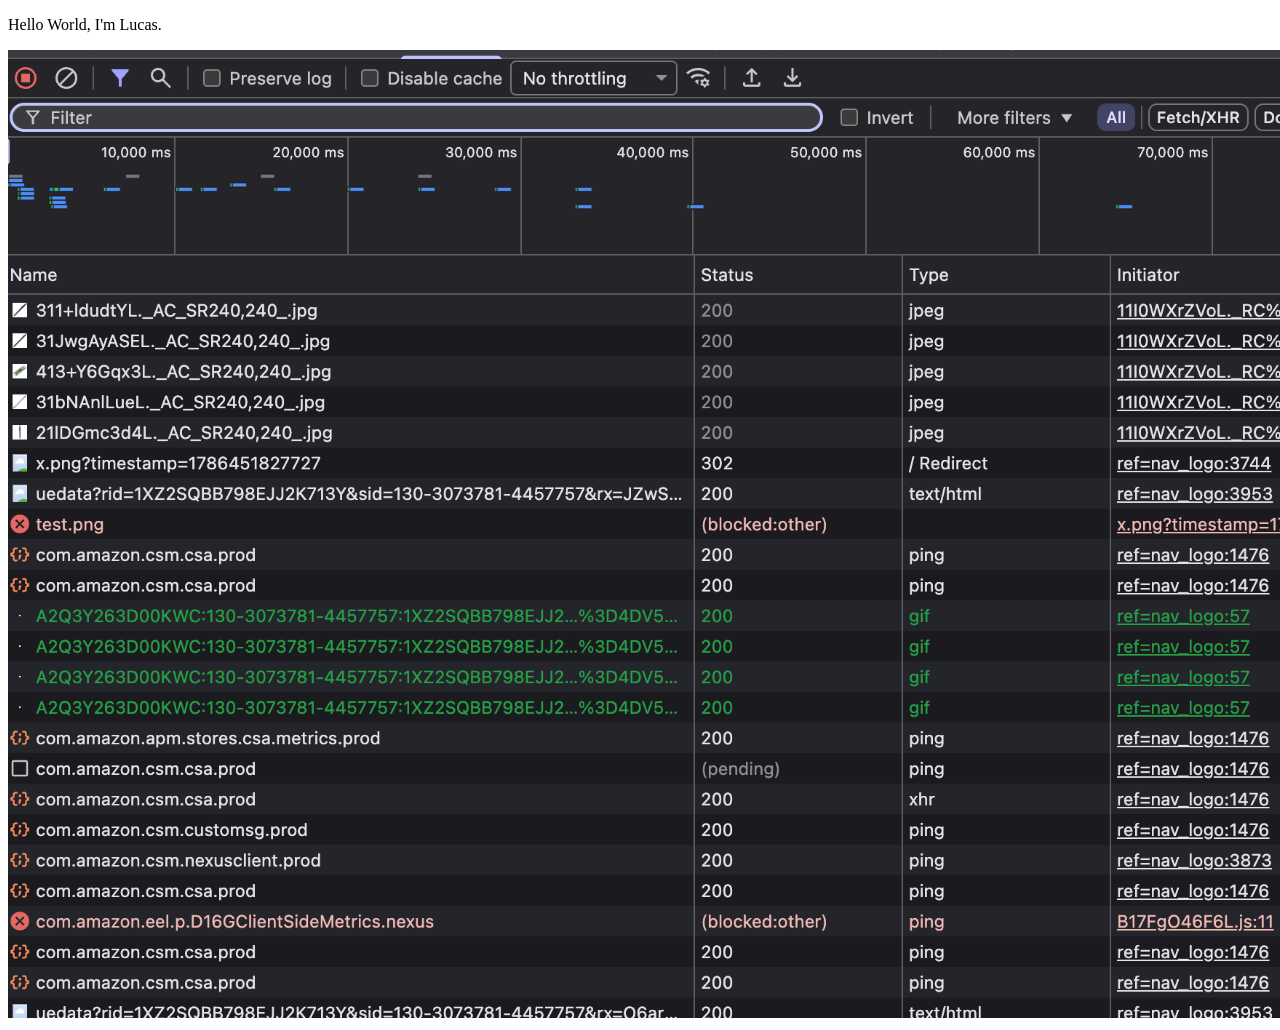
<file: 2_Periodo/Desenvolvimento_de_Interfaces_Web/html-semana1,2/index.html>
<!DOCTYPE html>
<html lang="en">
<head>
  <meta charset="UTF-8">
  <meta name="viewport" content="width=device-width, initial-scale=1.0">
  <title>Document</title>
</head>

<body>
 
  <p class="palavra1" >Hello World, I'm Lucas.</p>
  <img src="image.png">

</body>

</html>
</file>
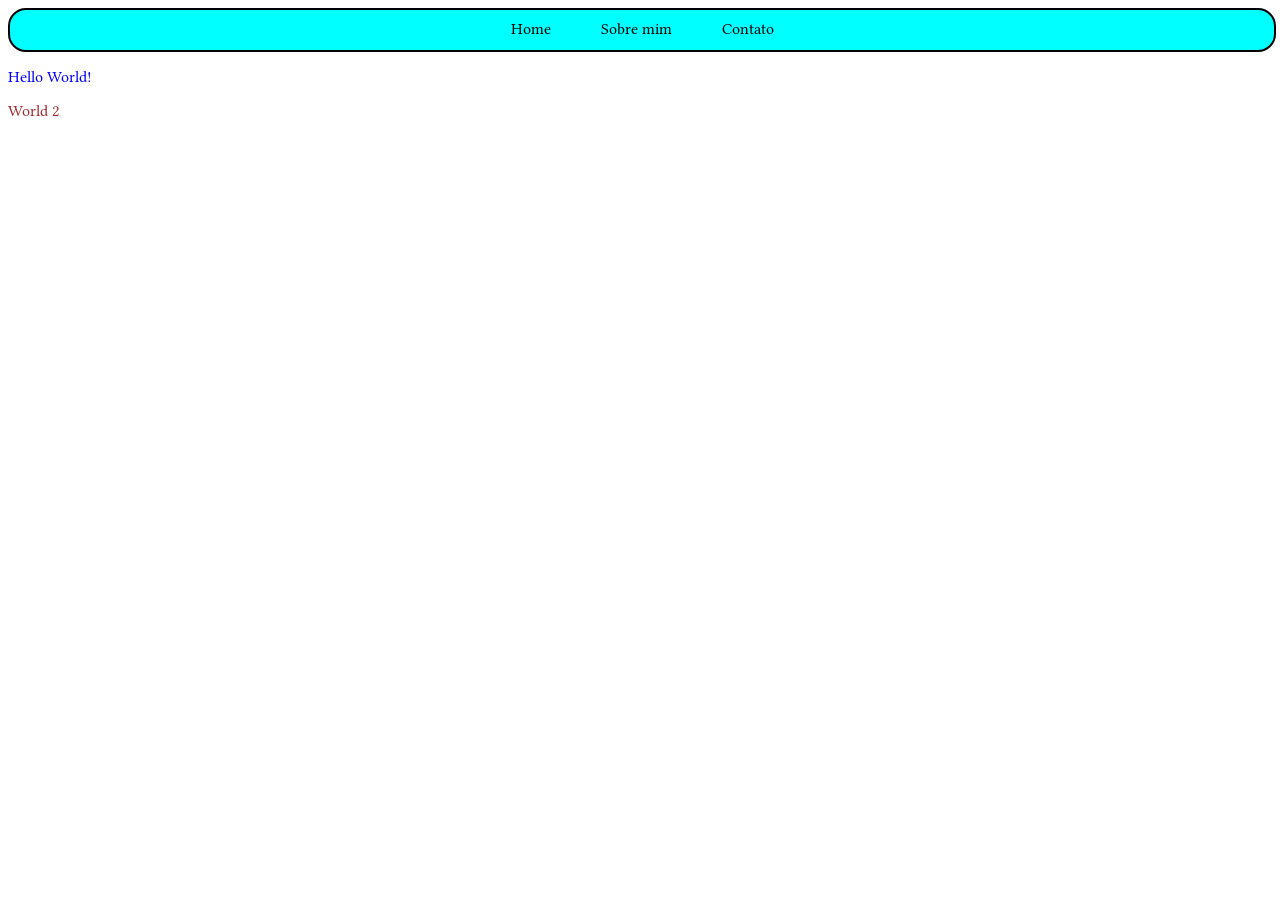
<file: 2_Periodo/Desenvolvimento_de_Interfaces_Web/testes+comandos/index.html>
<!--para comecar dar uma ! e um enter.--> 
<!DOCTYPE html>
<html lang="en">
<head>
  <meta charset="UTF-8">
  <meta name="viewport" content="width=device-width, initial-scale=1.0">
  <title>Document</title>
<!--para usar o css precisar usar link e enter-->
<link rel="preconnect" href="https://fonts.googleapis.com">
<link rel="preconnect" href="https://fonts.gstatic.com" crossorigin>
<link href="https://fonts.googleapis.com/css2?family=Bitcount+Prop+Single:wght@100..900&family=Libertinus+Math&display=swap" rel="stylesheet">
  <link rel="stylesheet" href="style.css">
</head>

<header>
  <div class="sidebar"> 
    <a class="sidebar-texto" href="">Home</a> 
    <a class="sidebar-texto" href="">Sobre mim</a> 
    <a class="sidebar-texto" href="https://github.com/lucascoelho74">Contato</a>
  </div>
</header>

<body>
  <!--dar um p e enter ( cria texto )--> 
  <p class="palavra1" >Hello World!</p>
  <p class="palavra2" >World 2</p>
</body>

<footer>
  <div>

  </div>
</footer>

</html>

<a href=""></a>
</file>
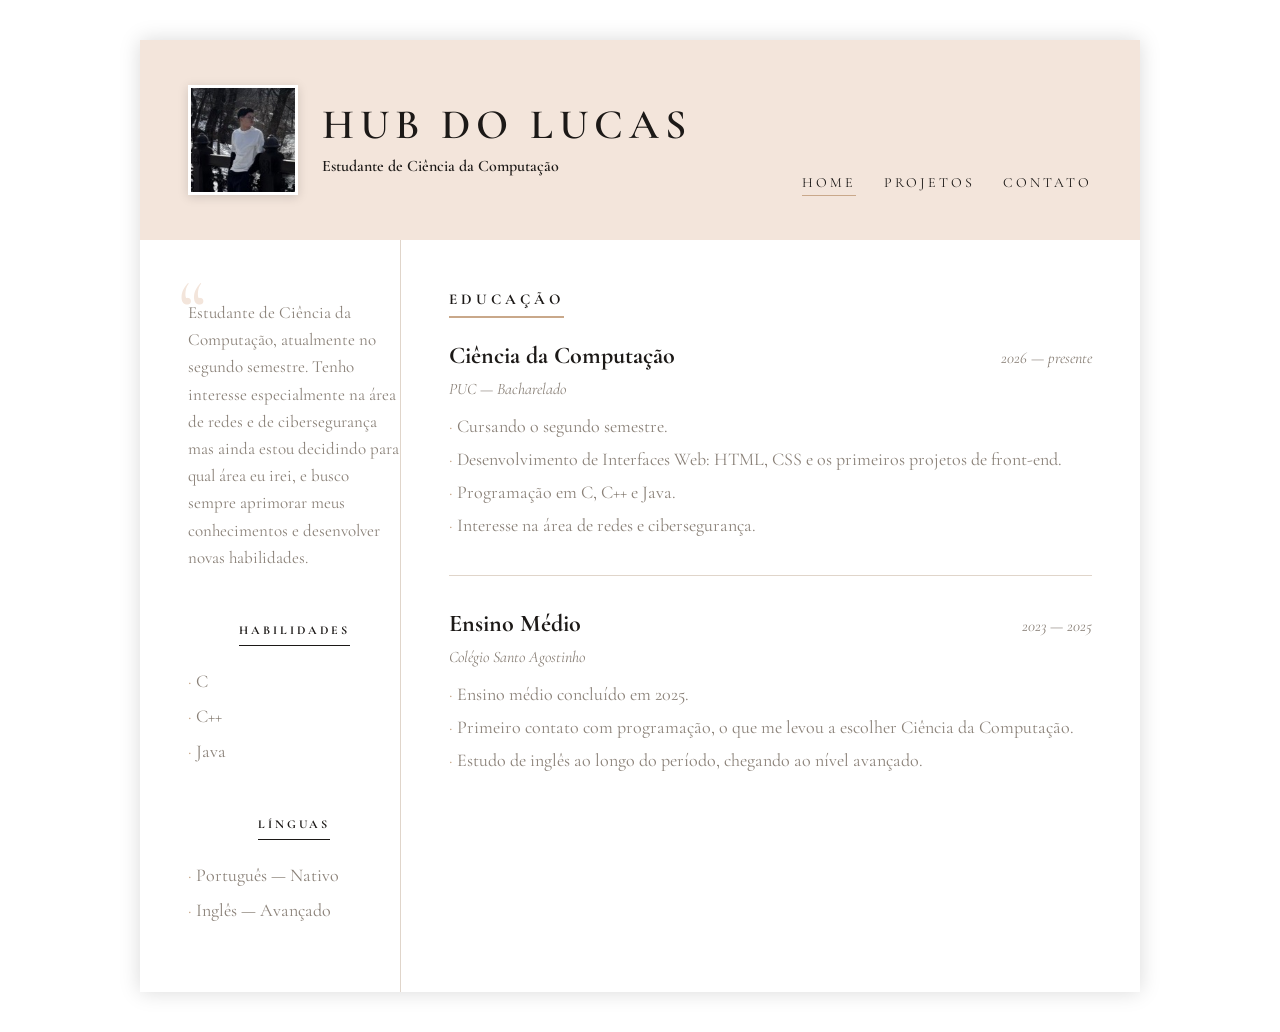
<file: 2_Periodo/Desenvolvimento_de_Interfaces_Web/html-semana3/public/index.html>
<!DOCTYPE html>
<html lang="pt-BR">
<head>
  <meta charset="UTF-8">
  <meta name="viewport" content="width=device-width, initial-scale=1.0">
  <title>Hub do Lucas</title>
  <link href="https://fonts.googleapis.com/css2?family=Cormorant+Garamond:ital,wght@0,400;0,600;0,700;1,400&display=swap" rel="stylesheet">
  <link rel="stylesheet" href="style.css">
</head>
<body>

  <!-- Cabeçalho: foto, nome e menu -->
  <header>
    <div class="identidade">
      <img src="perfil.jpg" alt="Foto de Lucas Coelho" class="foto-perfil">
      <div>
        <h1>Hub do Lucas</h1>
        <p>Estudante de Ciência da Computação</p>
      </div>
    </div>

    <nav class="menuprincipal">
      <ul>
        <li><a href="index.html" class="ativo">Home</a></li>
        <li><a href="projetos.html">Projetos</a></li>
        <li><a href="https://www.linkedin.com/in/luc4s-coelho/">Contato</a></li>
      </ul>
    </nav>
  </header>

  <!-- Coluna da esquerda: apresentação e listas -->
  <aside>
    <p class="apresentacao">Estudante de Ciência da Computação, atualmente no
      segundo semestre. Tenho interesse especialmente na área de redes e de
      cibersegurança mas ainda estou decidindo para qual área eu irei, e busco
      sempre aprimorar meus conhecimentos e desenvolver novas habilidades.</p>

    <div class="caixa-lista">
      <h3>Habilidades</h3>
      <ul>
        <li>C</li>
        <li>C++</li>
        <li>Java</li>
      </ul>
    </div>

    <div class="caixa-lista">
      <h3>Línguas</h3>
      <ul>
        <li>Português — Nativo</li>
        <li>Inglês — Avançado</li>
      </ul>
    </div>
  </aside>

  <!-- Coluna da direita: conteúdo principal -->
  <main>
    <h2>Educação</h2>

    <article class="caixa-item">
      <div class="linha-topo">
        <h3 class="titulo">Ciência da Computação</h3>
        <span class="data">2026 — presente</span>
      </div>
      <h4 class="subtitulo">
        <span>PUC</span> —
        <span>Bacharelado</span>
      </h4>
      <ul class="detalhes">
        <li>Cursando o segundo semestre.</li>
        <li>Desenvolvimento de Interfaces Web: HTML, CSS e os primeiros
          projetos de front-end.</li>
        <li>Programação em C, C++ e Java.</li>
        <li>Interesse na área de redes e cibersegurança.</li>
      </ul>
    </article>

    <article class="caixa-item">
      <div class="linha-topo">
        <h3 class="titulo">Ensino Médio</h3>
        <span class="data">2023 — 2025</span>
      </div>
      <h4 class="subtitulo">
        <span>Colégio Santo Agostinho</span>
      </h4>
      <ul class="detalhes">
        <li>Ensino médio concluído em 2025.</li>
        <li>Primeiro contato com programação, o que me levou a escolher
          Ciência da Computação.</li>
        <li>Estudo de inglês ao longo do período, chegando ao nível avançado.</li>
      </ul>
    </article>
  </main>

</body>
</html>
</file>
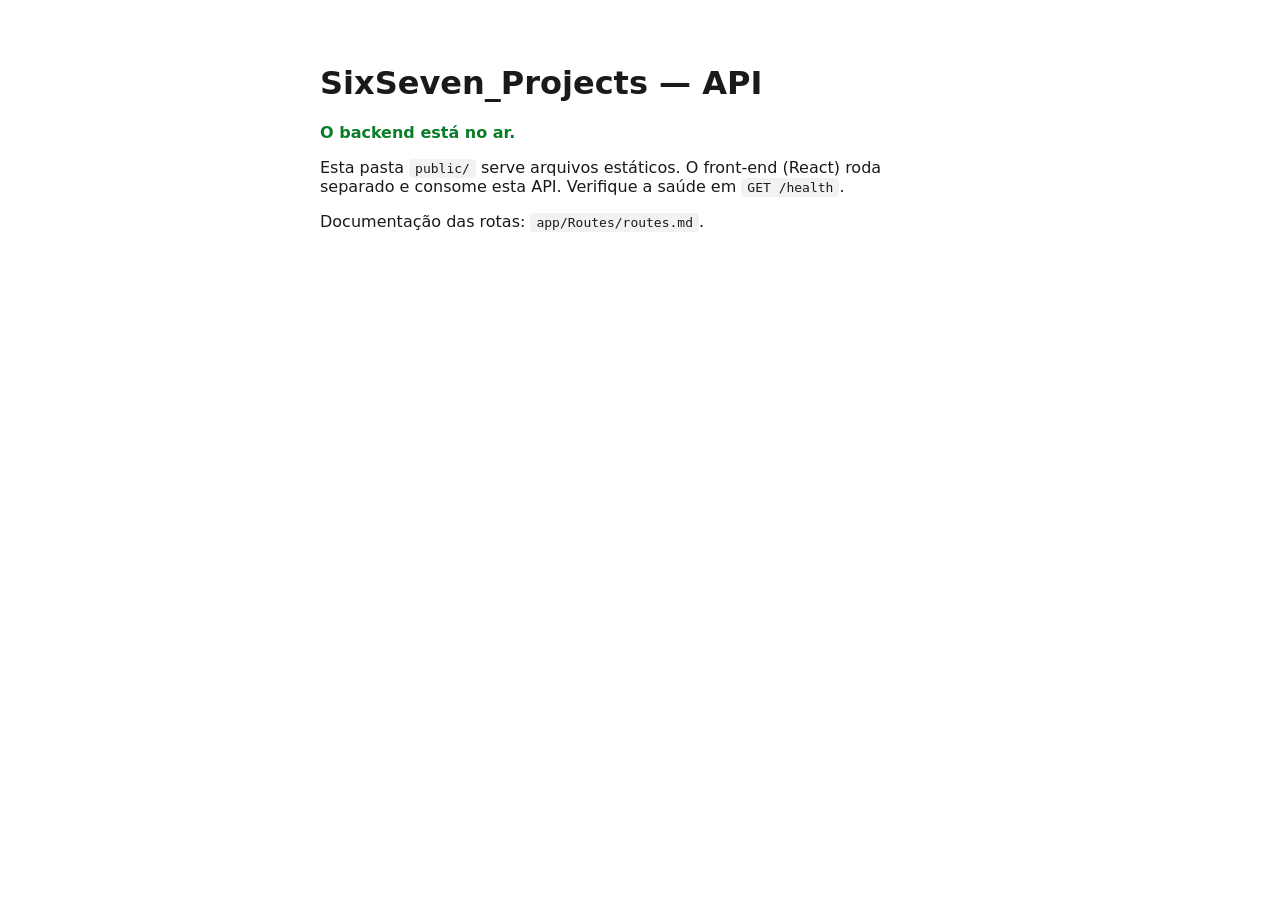
<file: 1_Periodo/Trabalho_Interdisciplinar_1/SMRE/backend/public/index.html>
<!doctype html>
<html lang="pt-br">
<head>
  <meta charset="utf-8">
  <title>SixSeven_Projects API</title>
  <meta name="viewport" content="width=device-width, initial-scale=1">
  <style>
    body{font-family:system-ui,Segoe UI,Roboto,sans-serif;max-width:640px;margin:64px auto;padding:0 16px;color:#1a1a1a}
    code{background:#f2f2f2;padding:2px 6px;border-radius:4px}
    .ok{color:#0a7d28;font-weight:600}
  </style>
</head>
<body>
  <h1>SixSeven_Projects — API</h1>
  <p class="ok">O backend está no ar.</p>
  <p>Esta pasta <code>public/</code> serve arquivos estáticos. O front-end
     (React) roda separado e consome esta API. Verifique a saúde em
     <code>GET /health</code>.</p>
  <p>Documentação das rotas: <code>app/Routes/routes.md</code>.</p>
</body>
</html>
</file>
<file: 2_Periodo/Desenvolvimento_de_Interfaces_Web/testes+comandos/style.css>
/* 
p {
  color: blue;
} 
*/
* {
  font-family: "Libertinus Math", system-ui;
  font-weight: 400;
  font-style: normal;
}

.palavra1{
  color: blue;
}
.palavra2{
  color:brown;
}

.sidebar{
  display: flex;
  background-color: aqua;
  height: 40px;
  width: 100%;
  justify-content: center;
  border: 2px black solid;
  border-radius: 18px;
  gap: 30px;
}
.sidebar-texto{
  text-decoration: none;
  padding: 10px;
  color: black;
}
</file>
<file: 2_Periodo/Desenvolvimento_de_Interfaces_Web/html-semana3/public/style.css>
* {
    margin: 0;
    padding: 0;
    box-sizing: border-box;
}

body {
    max-width: 1000px;
    margin: 40px auto;
    background-color: #fff;
    box-shadow: 0 0 20px rgba(0,0,0,0.15);
    font-family: 'Cormorant Garamond', Georgia, serif;
    font-size: 18px;
    line-height: 1.5;
    color: #8a8178;

    display: grid;
    grid-template-columns: 260px 1fr;
    grid-template-areas:
        "cabecalho cabecalho"
        "lateral   principal";
}

/* ---------- topo ---------- */

header {
    grid-area: cabecalho;
    background-color: #f3e5db;
    padding: 45px 48px;
    display: flex;
    flex-wrap: wrap;
    justify-content: space-between;
    align-items: flex-end;
    gap: 20px;
}

.identidade {
    display: flex;
    align-items: center;
    gap: 24px;
}

.foto-perfil {
    display: block;
    width: 110px;
    height: 110px;
    object-fit: cover;
    object-position: center 30%;   /* puxa o enquadramento pro rosto */
    border: 3px solid #fff;
    box-shadow: 0 2px 10px rgba(0,0,0,0.15);
    flex-shrink: 0;
}

h1 {
    font-size: 42px;
    font-weight: 600;
    letter-spacing: 6px;
    text-transform: uppercase;
    line-height: 1.1;
    color: #1c1917;
}

header p {
    font-size: 16px;
    font-weight: 600;
    color: #1c1917;
    margin-top: 5px;
}

.menuprincipal ul {
    list-style: none;
    display: flex;
    gap: 28px;
}

.menuprincipal a {
    text-decoration: none;
    text-transform: uppercase;
    font-size: 14px;
    letter-spacing: 3px;
    color: #1c1917;
    padding-bottom: 4px;
}

.menuprincipal a:hover,
.menuprincipal a.ativo {
    border-bottom: 1px solid #c9a88a;
}

/* ---------- coluna da esquerda ---------- */

aside {
    grid-area: lateral;
    padding: 45px 0 60px 48px;
}

/* o fit-content faz o risquinho parar no fim do texto,
   e o margin auto centraliza o titulo na coluna */
aside h3 {
    width: fit-content;
    margin: 0 auto 22px;
    font-size: 12px;
    font-weight: 700;
    letter-spacing: 3px;
    text-transform: uppercase;
    color: #1c1917;
    border-bottom: 1px solid #1c1917;
    padding-bottom: 6px;
}

.apresentacao {
    position: relative;
    font-size: 17px;
    line-height: 1.6;
    padding-top: 14px;
    margin-bottom: 50px;
}

/* aspas grandes decorativas atras do inicio do texto */
.apresentacao:before {
    content: "\201C";
    position: absolute;
    top: -18px;
    left: -10px;
    font-size: 85px;
    line-height: 1;
    color: #f3e5db;
}

.caixa-lista + .caixa-lista {
    margin-top: 50px;
}

.caixa-lista ul {
    list-style: none;
}

.caixa-lista li {
    margin-bottom: 8px;
}

/* ---------- coluna da direita ---------- */

main {
    grid-area: principal;
    padding: 45px 48px 60px;
    border-left: 1px solid #e0d5ca;
}

h2 {
    display: inline-block;   /* pra risquinho parar no fim do texto */
    font-size: 15px;
    font-weight: 700;
    letter-spacing: 4px;
    text-transform: uppercase;
    color: #1c1917;
    border-bottom: 2px solid #c9a88a;
    padding-bottom: 5px;
    margin-bottom: 20px;
}

.caixa-item {
    padding-bottom: 30px;
    margin-bottom: 30px;
    border-bottom: 1px solid #e0d5ca;
}

/* a ultima entrada nao precisa da linha embaixo */
.caixa-item:last-child {
    border-bottom: none;
    margin-bottom: 0;
}

/* titulo na esquerda e periodo na direita, na mesma linha */
.linha-topo {
    display: flex;
    justify-content: space-between;
    align-items: baseline;
    gap: 20px;
}

.titulo {
    font-size: 24px;
    font-weight: 700;
    color: #1c1917;
}

.data {
    font-size: 16px;
    font-style: italic;
    white-space: nowrap;   /* evita quebrar "2026 - presente" no meio */
}

.subtitulo {
    font-size: 16px;
    font-weight: 400;
    font-style: italic;
    margin: 3px 0 12px 0;
}

.detalhes {
    list-style: none;
}

.detalhes li {
    margin-bottom: 6px;
}

/* bolinha bege na frente dos itens, nas duas colunas */
.caixa-lista li:before,
.detalhes li:before {
    content: "· ";
    color: #c9a88a;
}

/* ---------- celular ---------- */

@media (max-width: 780px) {
    body {
        margin: 0;
        grid-template-columns: 1fr;
        grid-template-areas:
            "cabecalho"
            "principal"
            "lateral";
    }

    header {
        padding: 30px 25px;
    }

    h1 {
        font-size: 32px;
    }

    .identidade {
        gap: 18px;
    }

    .foto-perfil {
        width: 80px;
        height: 80px;
    }

    main {
        border-left: none;
        padding: 30px 25px;
    }

    aside {
        padding: 0 25px 40px;
    }
}
</file>
